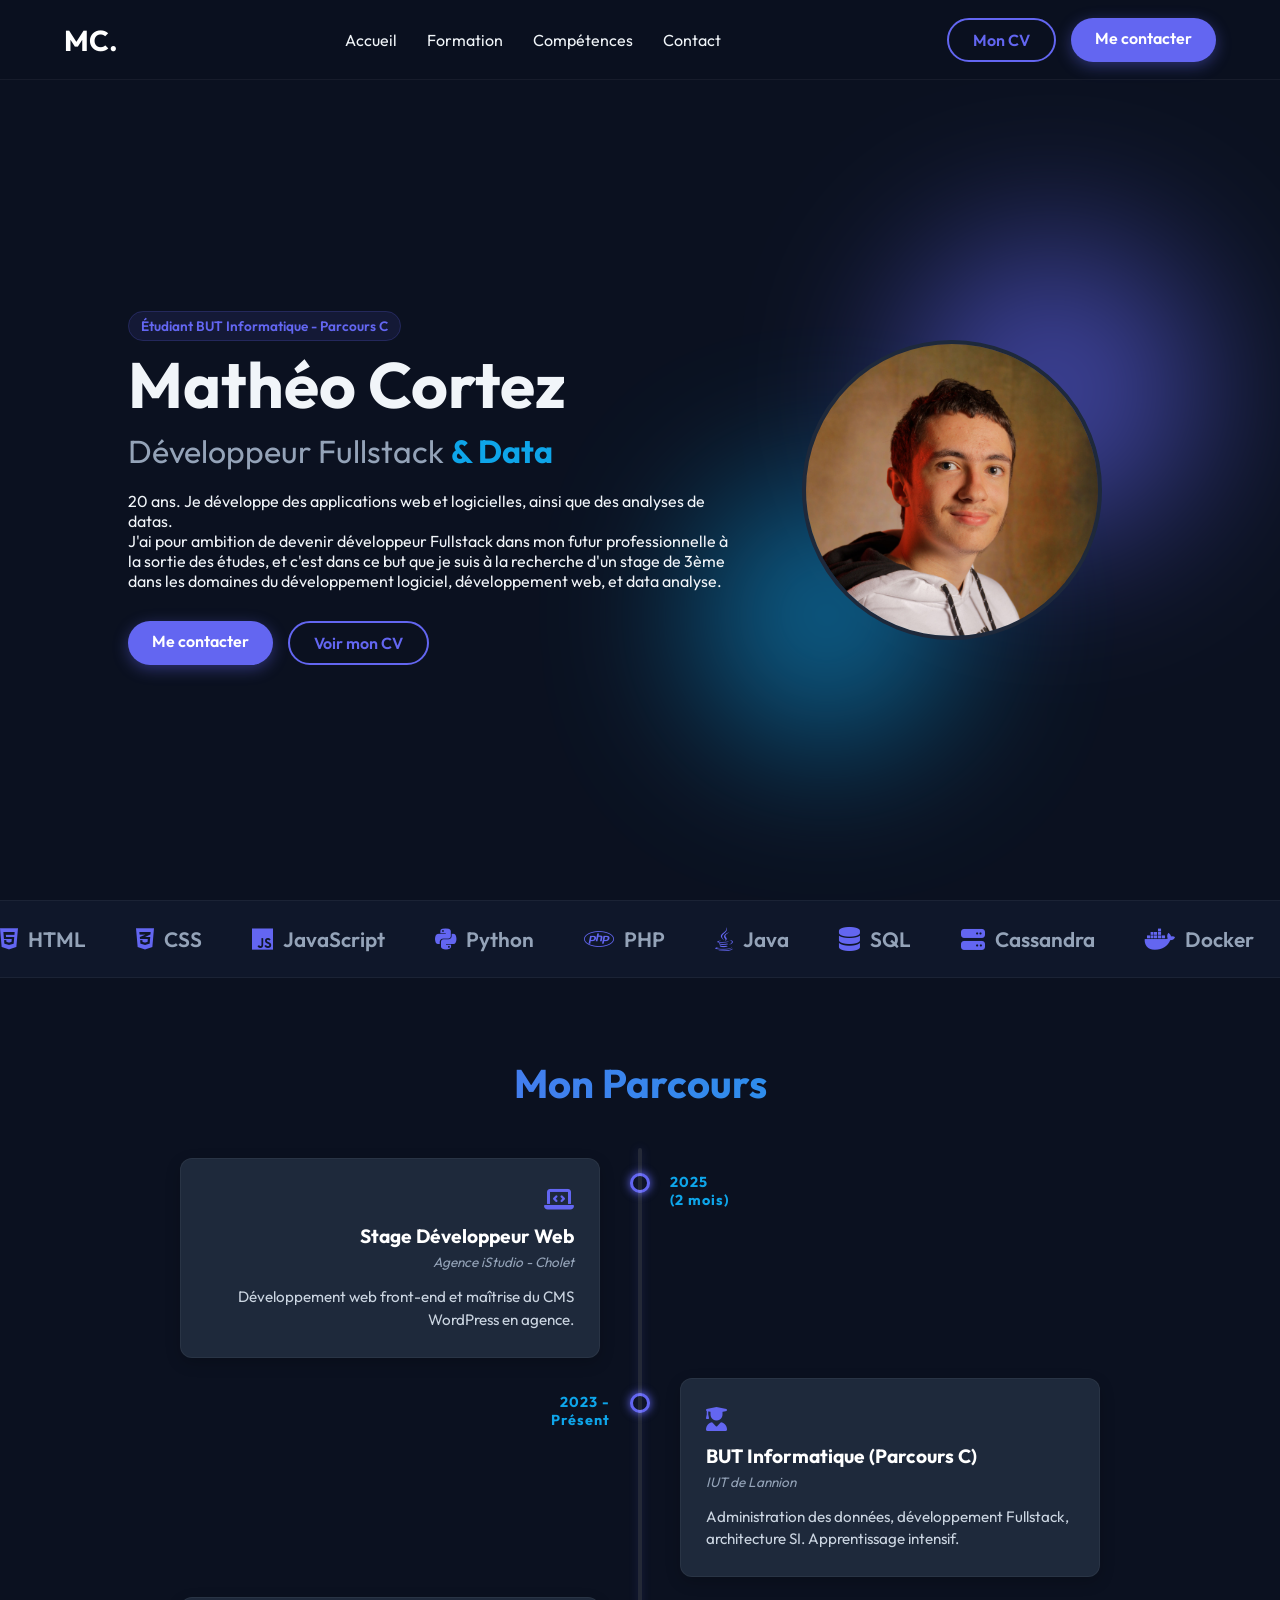
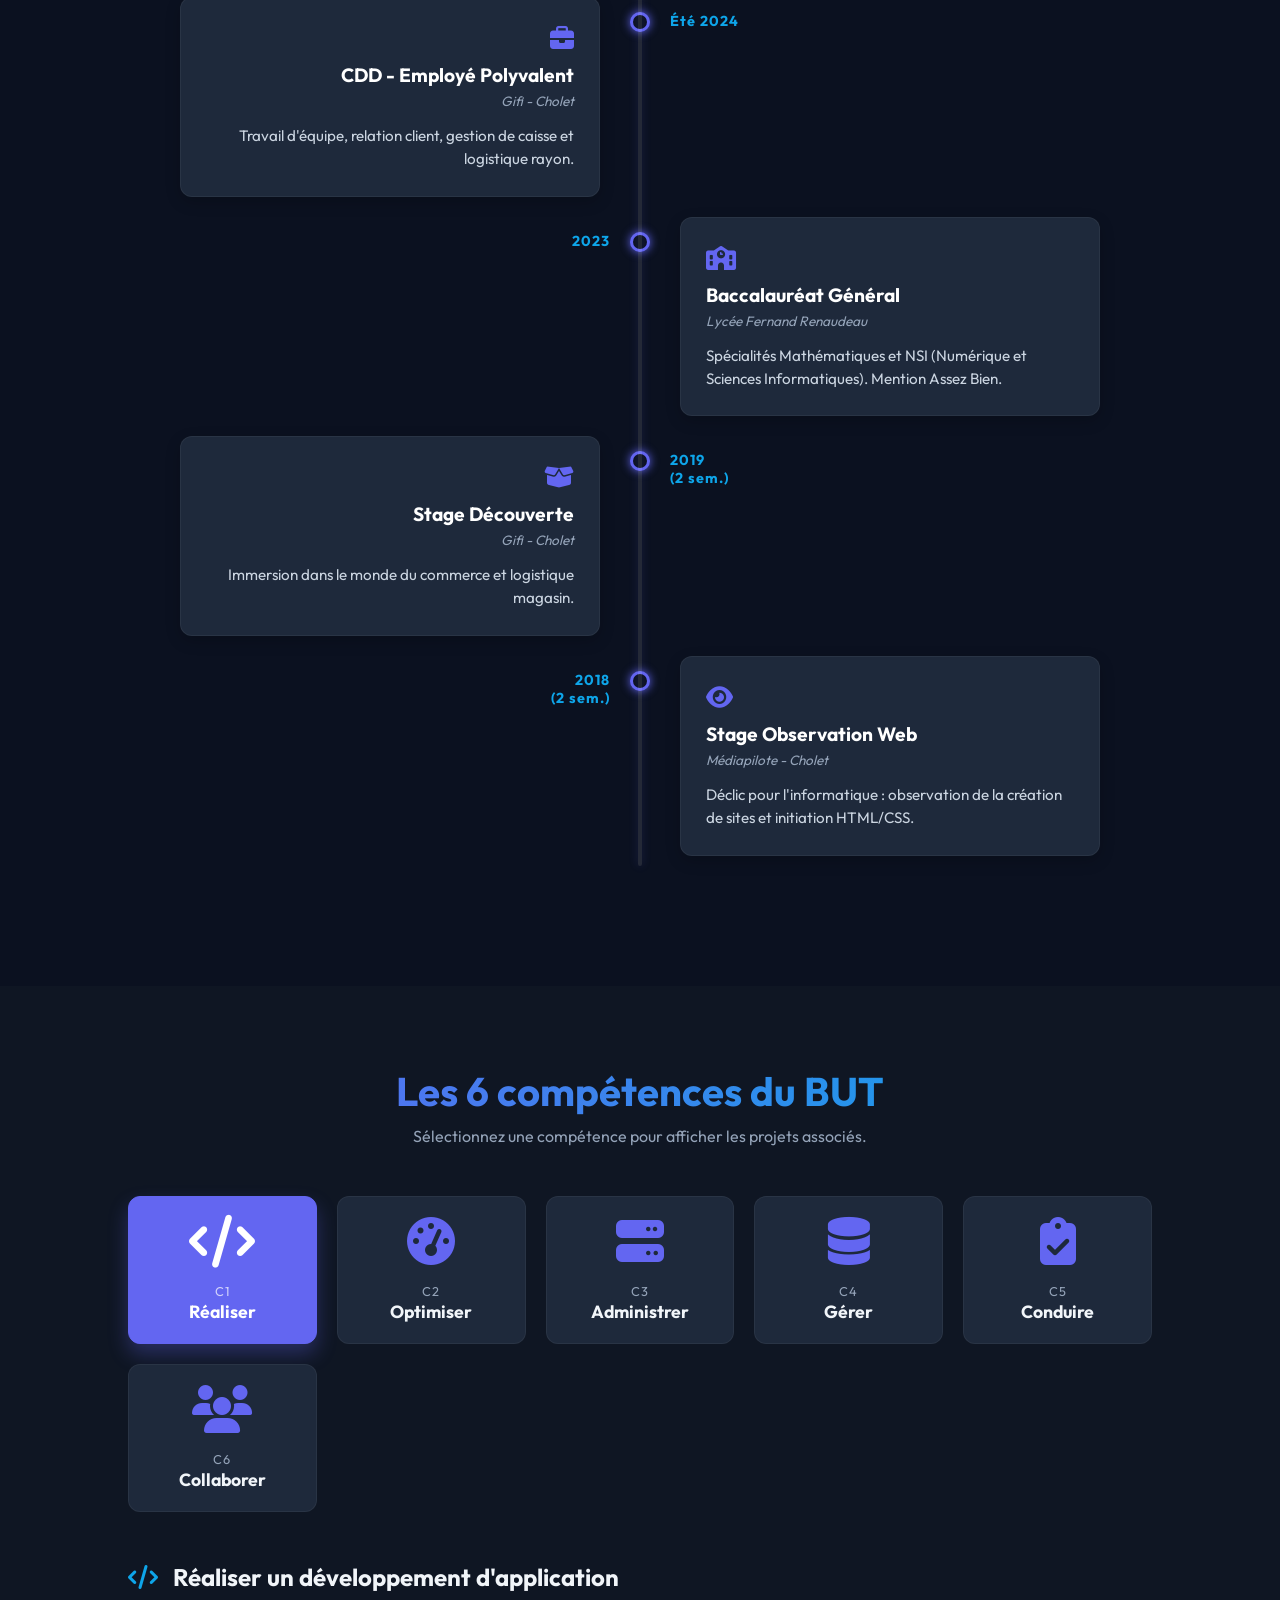
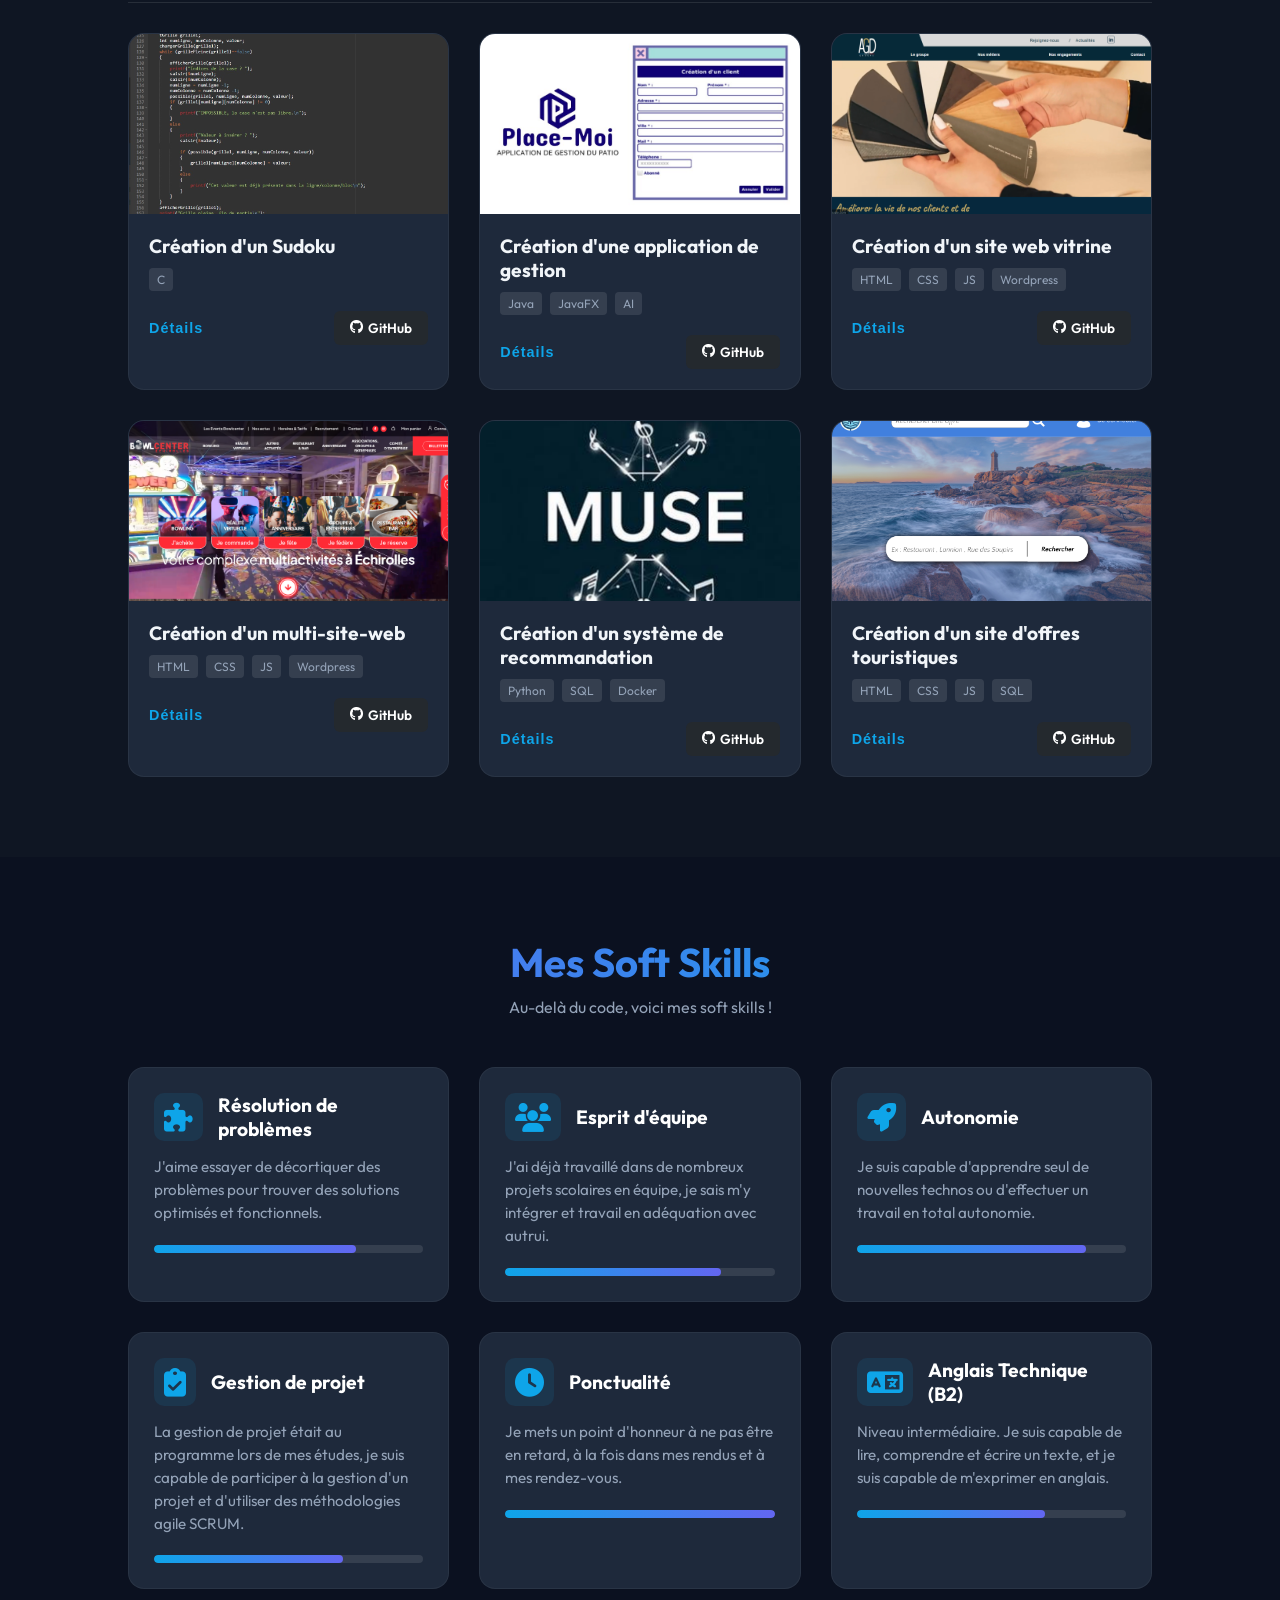
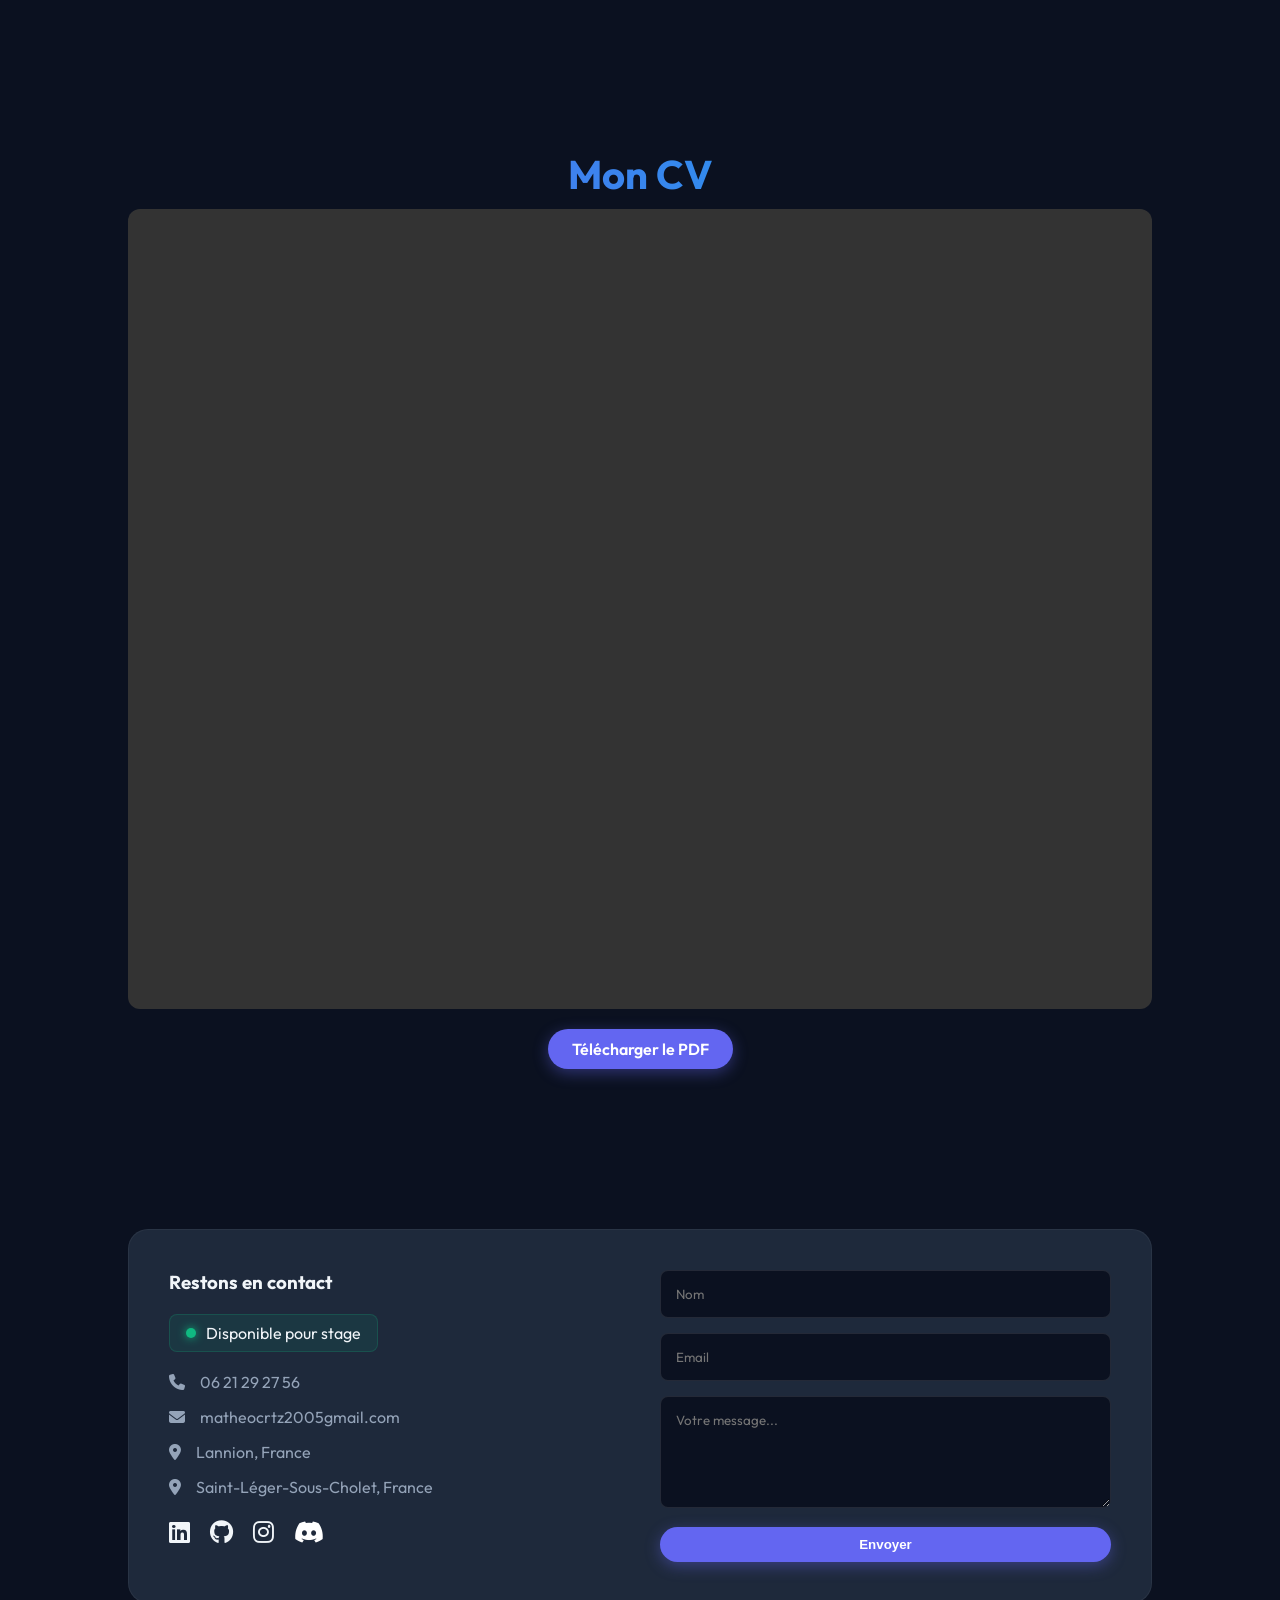
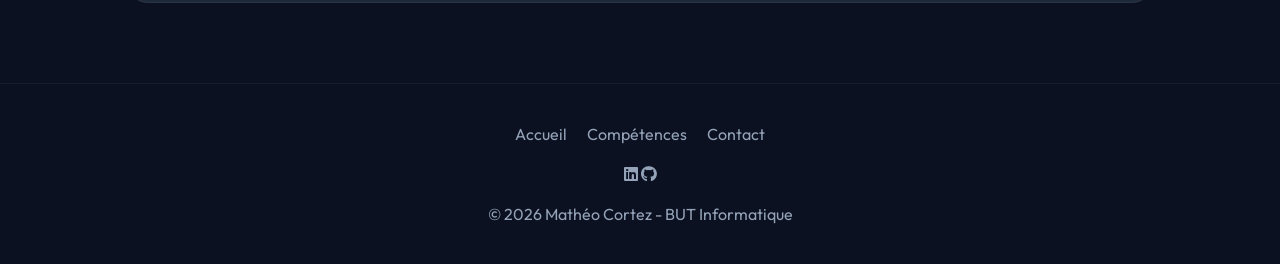
<file: index.html>
<!DOCTYPE html>
<html lang="fr">
<head>
    <meta charset="UTF-8">
    <meta name="viewport" content="width=device-width, initial-scale=1.0">
    <title>Mathéo Cortez | Portfolio Fullstack & Data</title>
    <link rel="stylesheet" href="https://cdnjs.cloudflare.com/ajax/libs/font-awesome/6.4.0/css/all.min.css">
    <link rel="stylesheet" href="style.css">
</head>
<body>

    <header class="navbar">
        <div class="logo">MC.</div>
        <nav>
            <a href="#accueil">Accueil</a>
            <a href="#formation">Formation</a>
            <a href="#competences">Compétences</a>
            <a href="#contact">Contact</a>
        </nav>
        <div class="header-actions">
            <a href="assets/CV_Cortez_Matheo.pdf" target="_blank" class="btn btn-outline">Mon CV</a>
            <a href="#contact" class="btn btn-primary">Me contacter</a>
        </div>
    </header>

    <section id="accueil" class="hero">
        <div class="hero-content">
            <span class="tag">Étudiant BUT Informatique - Parcours C</span>
            <h1>Mathéo Cortez</h1>
            <h2>Développeur Fullstack <span class="highlight">& Data</span></h2>
            <p>20 ans. Je développe des applications web et logicielles, ainsi que des analyses de datas.</p>
            <p>J'ai pour ambition de devenir développeur Fullstack dans mon futur professionnelle à la sortie des études, et c'est dans ce but 
                que je suis à la recherche d'un stage de 3ème dans les domaines du développement logiciel, développement web, et data analyse.</p>
            <div class="hero-btns">
                <a href="#contact" class="btn btn-primary">Me contacter</a>
                <a href="assets/CV_Cortez_Matheo.pdf" target="_blank" class="btn btn-outline">Voir mon CV</a>
            </div>
        </div>
        <div class="hero-visual">
            <div class="photo-container">
                <img src="assets/Photo.jpg" alt="Mathéo Cortez">
            </div>
            <div class="shape shape-1"></div>
            <div class="shape shape-2"></div>
        </div>
    </section>

    <div class="skills-marquee">
        <div class="track">
            
            <div class="content">
                <span><i class="fab fa-html5"></i> HTML</span>
                <span><i class="fab fa-css3-alt"></i> CSS</span>
                <span><i class="fab fa-js"></i> JavaScript</span>
                <span><i class="fab fa-python"></i> Python</span>
                <span><i class="fab fa-php"></i> PHP</span>
                <span><i class="fab fa-java"></i> Java</span>
                <span><i class="fas fa-database"></i> SQL</span>
                <span><i class="fas fa-server"></i> Cassandra</span>
                <span><i class="fab fa-docker"></i> Docker</span>
                <span><i class="fab fa-github"></i> GitHub</span>
                <span><i class="fab fa-figma"></i> Figma</span>
                <span><i class="fab fa-wordpress"></i> WordPress</span>
                
                <span><i class="fas fa-microchip"></i> C</span>
                <span><i class="fas fa-desktop"></i> JavaFX</span>
                <span><i class="fas fa-sync-alt"></i> Agile SCRUM</span>
                <span><i class="fas fa-project-diagram"></i> UML</span>
            </div>

            <div class="content">
                <span><i class="fab fa-html5"></i> HTML</span>
                <span><i class="fab fa-css3-alt"></i> CSS</span>
                <span><i class="fab fa-js"></i> JavaScript</span>
                <span><i class="fab fa-python"></i> Python</span>
                <span><i class="fab fa-php"></i> PHP</span>
                <span><i class="fab fa-java"></i> Java</span>
                <span><i class="fas fa-database"></i> SQL</span>
                <span><i class="fas fa-server"></i> Cassandra</span>
                <span><i class="fab fa-docker"></i> Docker</span>
                <span><i class="fab fa-github"></i> GitHub</span>
                <span><i class="fab fa-figma"></i> Figma</span>
                <span><i class="fab fa-wordpress"></i> WordPress</span>

                <span><i class="fas fa-microchip"></i> C</span>
                <span><i class="fas fa-desktop"></i> JavaFX</span>
                <span><i class="fas fa-sync-alt"></i> Agile SCRUM</span>
                <span><i class="fas fa-project-diagram"></i> UML</span>
            </div>

        </div>
    </div>

    <section id="formation">
        <h2 class="section-title">Mon Parcours</h2>
        <div class="timeline">
            
            <div class="timeline-item">
                <div class="timeline-dot"></div>
                <div class="timeline-date">2025 <br>(2 mois)</div>
                <div class="timeline-content">
                    <div class="icon-box"><i class="fas fa-laptop-code"></i></div>
                    <h3>Stage Développeur Web</h3>
                    <span class="place">Agence iStudio - Cholet</span>
                    <p>Développement web front-end et maîtrise du CMS WordPress en agence.</p>
                </div>
            </div>

            <div class="timeline-item">
                <div class="timeline-dot"></div>
                <div class="timeline-date">2023 - Présent</div>
                <div class="timeline-content">
                    <div class="icon-box"><i class="fas fa-user-graduate"></i></div>
                    <h3>BUT Informatique (Parcours C)</h3>
                    <span class="place">IUT de Lannion</span>
                    <p>Administration des données, développement Fullstack, architecture SI. Apprentissage intensif.</p>
                </div>
            </div>

            <div class="timeline-item">
                <div class="timeline-dot"></div>
                <div class="timeline-date">Été 2024</div>
                <div class="timeline-content">
                    <div class="icon-box"><i class="fas fa-briefcase"></i></div>
                    <h3>CDD - Employé Polyvalent</h3>
                    <span class="place">Gifi - Cholet</span>
                    <p>Travail d'équipe, relation client, gestion de caisse et logistique rayon.</p>
                </div>
            </div>

            <div class="timeline-item">
                <div class="timeline-dot"></div>
                <div class="timeline-date">2023</div>
                <div class="timeline-content">
                    <div class="icon-box"><i class="fas fa-school"></i></div>
                    <h3>Baccalauréat Général</h3>
                    <span class="place">Lycée Fernand Renaudeau</span>
                    <p>Spécialités Mathématiques et NSI (Numérique et Sciences Informatiques). Mention Assez Bien.</p>
                </div>
            </div>

            <div class="timeline-item">
                <div class="timeline-dot"></div>
                <div class="timeline-date">2019 <br>(2 sem.)</div>
                <div class="timeline-content">
                    <div class="icon-box"><i class="fas fa-box-open"></i></div>
                    <h3>Stage Découverte</h3>
                    <span class="place">Gifi - Cholet</span>
                    <p>Immersion dans le monde du commerce et logistique magasin.</p>
                </div>
            </div>

            <div class="timeline-item">
                <div class="timeline-dot"></div>
                <div class="timeline-date">2018 <br>(2 sem.)</div>
                <div class="timeline-content">
                    <div class="icon-box"><i class="fas fa-eye"></i></div>
                    <h3>Stage Observation Web</h3>
                    <span class="place">Médiapilote - Cholet</span>
                    <p>Déclic pour l'informatique : observation de la création de sites et initiation HTML/CSS.</p>
                </div>
            </div>

        </div>
    </section>

    <section id="competences">
        <h2 class="section-title">Les 6 compétences du BUT</h2>
        <p class="subtitle">Sélectionnez une compétence pour afficher les projets associés.</p>

        <div class="comp-menu">
            <div class="comp-btn active" data-target="realiser">
                <i class="fas fa-code comp-icon"></i>
                <div class="comp-info">
                    <span class="comp-id">C1</span>
                    <h3>Réaliser</h3>
                </div>
            </div>
            
            <div class="comp-btn" data-target="optimiser">
                <i class="fas fa-tachometer-alt comp-icon"></i>
                <div class="comp-info">
                    <span class="comp-id">C2</span>
                    <h3>Optimiser</h3>
                </div>
            </div>

            <div class="comp-btn" data-target="administrer">
                <i class="fas fa-server comp-icon"></i>
                <div class="comp-info">
                    <span class="comp-id">C3</span>
                    <h3>Administrer</h3>
                </div>
            </div>

            <div class="comp-btn" data-target="gerer">
                <i class="fas fa-database comp-icon"></i>
                <div class="comp-info">
                    <span class="comp-id">C4</span>
                    <h3>Gérer</h3>
                </div>
            </div>

            <div class="comp-btn" data-target="conduire">
                <i class="fas fa-clipboard-check comp-icon"></i>
                <div class="comp-info">
                    <span class="comp-id">C5</span>
                    <h3>Conduire</h3>
                </div>
            </div>

            <div class="comp-btn" data-target="collaborer">
                <i class="fas fa-users comp-icon"></i>
                <div class="comp-info">
                    <span class="comp-id">C6</span>
                    <h3>Collaborer</h3>
                </div>
            </div>
        </div>

        <div class="projects-container">
            
            <div id="realiser" class="projects-list active">
                <div class="list-header">
                    <h3><i class="fas fa-code"></i> Réaliser un développement d'application</h3>
                </div>
                <div class="projects-grid">
                    <article class="project-card">
                        <div class="card-img" style="background-image: url('assets/sae101.jpg')"></div>
                        <div class="card-body">
                            <h4>Création d'un Sudoku</h4>
                            <div class="tags">
                                <span>C</span>
                            </div>
                            <div class="card-actions">
                                <button class="btn-detail" onclick="openModal('proj1')">Détails</button>
                                <a href="https://github.com/Matheo-Cortez/SAE1.01" target="_blank" class="btn-link github"><i class="fab fa-github"></i> GitHub</a>
                            </div>
                        </div>
                    </article>
                    <article class="project-card">
                        <div class="card-img" style="background-image: url('assets/sae201.jpg')"></div>
                        <div class="card-body">
                            <h4>Création d'une application de gestion</h4>
                            <div class="tags">
                                <span>Java</span><span>JavaFX</span><span>AI</span>
                            </div>
                            <div class="card-actions">
                                <button class="btn-detail" onclick="openModal('proj2')">Détails</button>
                                <a href="https://github.com/Matheo-Cortez/SAE2.01" target="_blank" class="btn-link github"><i class="fab fa-github"></i> GitHub</a>
                            </div>
                        </div>
                    </article>
                    <article class="project-card">
                        <div class="card-img" style="background-image: url('assets/agd.png')"></div>
                        <div class="card-body">
                            <h4>Création d'un site web vitrine</h4>
                            <div class="tags">
                                <span>HTML</span><span>CSS</span><span>JS</span><span>Wordpress</span>
                            </div>
                            <div class="card-actions">
                                <button class="btn-detail" onclick="openModal('proj13')">Détails</button>
                                <a href="https://agdgroupe.com/" target="_blank" class="btn-link github"><i class="fab fa-github"></i> GitHub</a>
                            </div>
                        </div>
                    </article>
                    <article class="project-card">
                        <div class="card-img" style="background-image: url('assets/bowlcenter.png')"></div>
                        <div class="card-body">
                            <h4>Création d'un multi-site-web</h4>
                            <div class="tags">
                                <span>HTML</span><span>CSS</span><span>JS</span><span>Wordpress</span>
                            </div>
                            <div class="card-actions">
                                <button class="btn-detail" onclick="openModal('proj14')">Détails</button>
                                <a href="https://echirolles.bowlcenter.fr/" target="_blank" class="btn-link github"><i class="fab fa-github"></i> GitHub</a>
                            </div>
                        </div>
                    </article>
                    <article class="project-card">
                        <div class="card-img" style="background-image: url('assets/muse.png')"></div>
                        <div class="card-body">
                            <h4>Création d'un système de recommandation</h4>
                            <div class="tags">
                                <span>Python</span><span>SQL</span><span>Docker</span>
                            </div>
                            <div class="card-actions">
                                <button class="btn-detail" onclick="openModal('proj16')">Détails</button>
                                <a href="https://github.com/orgs/IUT-InTheEnd/repositories" target="_blank" class="btn-link github"><i class="fab fa-github"></i> GitHub</a>
                            </div>
                        </div>
                    </article>
                    <article class="project-card">
                        <div class="card-img" style="background-image: url('assets/pact.png')"></div>
                        <div class="card-body">
                            <h4>Création d'un site d'offres touristiques</h4>
                            <div class="tags">
                                <span>HTML</span><span>CSS</span><span>JS</span><span>SQL</span>
                            </div>
                            <div class="card-actions">
                                <button class="btn-detail" onclick="openModal('proj17')">Détails</button>
                                <a href="https://github.com/Noatarty/SAE_Ben7" target="_blank" class="btn-link github"><i class="fab fa-github"></i> GitHub</a>
                            </div>
                        </div>
                    </article>
                </div>
            </div>

            <div id="optimiser" class="projects-list">
                <div class="list-header">
                    <h3><i class="fas fa-tachometer-alt"></i> Optimiser des applications informatiques</h3>
                </div>
                <div class="projects-grid">
                    <article class="project-card">
                        <div class="card-img" style="background-image: url('assets/sae102.jpg')"></div>
                        <div class="card-body">
                            <h4>Création d'un résolveur de Sudoku</h4>
                            <div class="tags">
                                <span>C</span>
                            </div>
                            <div class="card-actions">
                                <button class="btn-detail" onclick="openModal('proj3')">Détails</button>
                                <a href="https://github.com/Matheo-Cortez/SAE1.02" target="_blank" class="btn-link github"><i class="fab fa-github"></i> GitHub</a>
                            </div>
                        </div>
                    </article>
                    <article class="project-card">
                        <div class="card-img" style="background-image: url('assets/sae202.jpg')"></div>
                        <div class="card-body">
                            <h4>Postier chinois</h4>
                            <div class="tags">
                                <span>Python</span>
                            </div>
                            <div class="card-actions">
                                <button class="btn-detail" onclick="openModal('proj4')">Détails</button>
                                <a href="https://github.com/Matheo-Cortez/SAE2.02" target="_blank" class="btn-link github"><i class="fab fa-github"></i> GitHub</a>
                            </div>
                        </div>
                    </article>
                    <article class="project-card">
                        <div class="card-img" style="background-image: url('assets/devis.png')"></div>
                        <div class="card-body">
                            <h4>Générateur de devis</h4>
                            <div class="tags">
                                <span>JS</span>
                            </div>
                            <div class="card-actions">
                                <button class="btn-detail" onclick="openModal('proj15')">Détails</button>
                                <a href="#" target="_blank" class="btn-link github"><i class="fab fa-github"></i> GitHub</a>
                            </div>
                        </div>
                    </article>
                    <article class="project-card">
                        <div class="card-img" style="background-image: url('assets/muse.png')"></div>
                        <div class="card-body">
                            <h4>Création d'un système de recommandation</h4>
                            <div class="tags">
                                <span>Python</span><span>SQL</span><span>Docker</span>
                            </div>
                            <div class="card-actions">
                                <button class="btn-detail" onclick="openModal('proj16')">Détails</button>
                                <a href="https://github.com/orgs/IUT-InTheEnd/repositories" target="_blank" class="btn-link github"><i class="fab fa-github"></i> GitHub</a>
                            </div>
                        </div>
                    </article>
                </div>
            </div>

            <div id="administrer" class="projects-list">
                <div class="list-header">
                    <h3><i class="fas fa-server"></i> Administrer des systèmes informatiques communicants complexes</h3>
                </div>
                <div class="projects-grid">
                    <article class="project-card">
                        <div class="card-img" style="background-image: url('assets/sae103.jpg')"></div>
                        <div class="card-body">
                            <h4>Installation d'un poste de développement</h4>
                            <div class="tags">
                                <span>PHP</span><span>Bash</span><span>Docker</span>
                            </div>
                            <div class="card-actions">
                                <button class="btn-detail" onclick="openModal('proj5')">Détails</button>
                                <a href="https://github.com/Matheo-Cortez/SAE1.03" target="_blank" class="btn-link github"><i class="fab fa-github"></i> GitHub</a>
                            </div>
                        </div>
                    </article>
                    <article class="project-card">
                        <div class="card-img" style="background-image: url('assets/sae203.jpg')"></div>
                        <div class="card-body">
                            <h4>Installation de services réseaux</h4>
                            <div class="tags">
                                <span>Apache</span><span>SQL</span><span>PHP</span>
                            </div>
                            <div class="card-actions">
                                <button class="btn-detail" onclick="openModal('proj6')">Détails</button>
                                <a href="https://github.com/Matheo-Cortez/SAE2.03" target="_blank" class="btn-link github"><i class="fab fa-github"></i> GitHub</a>
                            </div>
                        </div>
                    </article>
                    <article class="project-card">
                        <div class="card-img" style="background-image: url('assets/muse.png')"></div>
                        <div class="card-body">
                            <h4>Création d'un système de recommandation</h4>
                            <div class="tags">
                                <span>Python</span><span>SQL</span><span>Docker</span>
                            </div>
                            <div class="card-actions">
                                <button class="btn-detail" onclick="openModal('proj16')">Détails</button>
                                <a href="https://github.com/orgs/IUT-InTheEnd/repositories" target="_blank" class="btn-link github"><i class="fab fa-github"></i> GitHub</a>
                            </div>
                        </div>
                    </article>
                </div>
            </div>

            <div id="gerer" class="projects-list">
                <div class="list-header">
                    <h3><i class="fas fa-database"></i> Gérer des données de l'information</h3>
                </div>
                <div class="projects-grid">
                    <article class="project-card">
                        <div class="card-img" style="background-image: url('assets/sae104.jpg')"></div>
                        <div class="card-body">
                            <h4>Création d'une base de données</h4>
                            <div class="tags">
                                <span>SQL</span><span>UML</span>
                            </div>
                            <div class="card-actions">
                                <button class="btn-detail" onclick="openModal('proj7')">Détails</button>
                                <a href="https://github.com/Matheo-Cortez/SAE1.04" target="_blank" class="btn-link github"><i class="fab fa-github"></i> GitHub</a>
                            </div>
                        </div>
                    </article>
                    <article class="project-card">
                        <div class="card-img" style="background-image: url('assets/sae204.jpg')"></div>
                        <div class="card-body">
                            <h4>Implémentation d'une base de donnée</h4>
                            <div class="tags">
                                <span>SQL</span><span>UML</span>
                            </div>
                            <div class="card-actions">
                                <button class="btn-detail" onclick="openModal('proj8')">Détails</button>
                                <a href="https://github.com/Matheo-Cortez/SAE2.04" target="_blank" class="btn-link github"><i class="fab fa-github"></i> GitHub</a>
                            </div>
                        </div>
                    </article>
                    <article class="project-card">
                        <div class="card-img" style="background-image: url('assets/muse.png')"></div>
                        <div class="card-body">
                            <h4>Création d'un système de recommandation</h4>
                            <div class="tags">
                                <span>Python</span><span>SQL</span><span>Docker</span>
                            </div>
                            <div class="card-actions">
                                <button class="btn-detail" onclick="openModal('proj16')">Détails</button>
                                <a href="https://github.com/orgs/IUT-InTheEnd/repositories" target="_blank" class="btn-link github"><i class="fab fa-github"></i> GitHub</a>
                            </div>
                        </div>
                    </article>
                    <article class="project-card">
                        <div class="card-img" style="background-image: url('assets/pact.png')"></div>
                        <div class="card-body">
                            <h4>Création d'un site d'offres touristiques</h4>
                            <div class="tags">
                                <span>HTML</span><span>CSS</span><span>JS</span><span>SQL</span>
                            </div>
                            <div class="card-actions">
                                <button class="btn-detail" onclick="openModal('proj17')">Détails</button>
                                <a href="https://github.com/Noatarty/SAE_Ben7" target="_blank" class="btn-link github"><i class="fab fa-github"></i> GitHub</a>
                            </div>
                        </div>
                    </article>
                    <article class="project-card">
                        <div class="card-img" style="background-image: url('assets/predictor.png')"></div>
                        <div class="card-body">
                            <h4>Anime Predictor</h4>
                            <div class="tags">
                                <span>Python</span><span>CSV</span>
                            </div>
                            <div class="card-actions">
                                <button class="btn-detail" onclick="openModal('proj18')">Détails</button>
                                <a href="https://github.com/mdekerga/Anime" target="_blank" class="btn-link github"><i class="fab fa-github"></i> GitHub</a>
                            </div>
                        </div>
                    </article>
                </div>
            </div>

            <div id="conduire" class="projects-list">
                <div class="list-header">
                    <h3><i class="fas fa-clipboard-check"></i> Conduite de projet</h3>
                </div>
                <div class="projects-grid">
                    <article class="project-card">
                        <div class="card-img" style="background-image: url('assets/sae105.jpg')"></div>
                        <div class="card-body">
                            <h4>Création d'un site de streaming</h4>
                            <div class="tags">
                                <span>HTML</span><span>CSS</span><span>JS</span>
                            </div>
                            <div class="card-actions">
                                <button class="btn-detail" onclick="openModal('proj9')">Détails</button>
                                <a href="https://github.com/Matheo-Cortez/SAE1.05" target="_blank" class="btn-link github"><i class="fab fa-github"></i> GitHub</a>
                            </div>
                        </div>
                    </article>
                    <article class="project-card">
                        <div class="card-img" style="background-image: url('assets/sae205.jpg')"></div>
                        <div class="card-body">
                            <h4>Gestion d'un projet</h4>
                            <div class="tags">
                                <span>SCRUM</span>
                            </div>
                            <div class="card-actions">
                                <button class="btn-detail" onclick="openModal('proj10')">Détails</button>
                                <a href="https://github.com/Matheo-Cortez/SAE2.05" target="_blank" class="btn-link github"><i class="fab fa-github"></i> GitHub</a>
                            </div>
                        </div>
                    </article>
                    <article class="project-card">
                        <div class="card-img" style="background-image: url('assets/muse.png')"></div>
                        <div class="card-body">
                            <h4>Création d'un système de recommandation</h4>
                            <div class="tags">
                                <span>Python</span><span>SQL</span><span>Docker</span>
                            </div>
                            <div class="card-actions">
                                <button class="btn-detail" onclick="openModal('proj16')">Détails</button>
                                <a href="https://github.com/orgs/IUT-InTheEnd/repositories" target="_blank" class="btn-link github"><i class="fab fa-github"></i> GitHub</a>
                            </div>
                        </div>
                    </article>
                    <article class="project-card">
                        <div class="card-img" style="background-image: url('assets/pact.png')"></div>
                        <div class="card-body">
                            <h4>Création d'un site d'offres touristiques</h4>
                            <div class="tags">
                                <span>HTML</span><span>CSS</span><span>JS</span><span>SQL</span>
                            </div>
                            <div class="card-actions">
                                <button class="btn-detail" onclick="openModal('proj17')">Détails</button>
                                <a href="https://github.com/Noatarty/SAE_Ben7" target="_blank" class="btn-link github"><i class="fab fa-github"></i> GitHub</a>
                            </div>
                        </div>
                    </article>
                </div>
            </div>

            <div id="collaborer" class="projects-list">
                <div class="list-header">
                    <h3><i class="fas fa-users"></i> Travailler dans une équipe informatique</h3>
                </div>
                <div class="projects-grid">
                    <article class="project-card">
                        <div class="card-img" style="background-image: url('assets/sae106.jpg')"></div>
                        <div class="card-body">
                            <h4>Environnement économique d'une entreprise</h4>
                            <div class="tags">
                                
                            </div>
                            <div class="card-actions">
                                <button class="btn-detail" onclick="openModal('proj11')">Détails</button>
                                <a href="https://github.com/Matheo-Cortez/SAE1.06" target="_blank" class="btn-link github"><i class="fab fa-github"></i> GitHub</a>
                            </div>
                        </div>
                    </article>
                    <article class="project-card">
                        <div class="card-img" style="background-image: url('assets/sae206.jpg')"></div>
                        <div class="card-body">
                            <h4>Organisation d'un événement de team building</h4>
                            <div class="tags">
                            
                            </div>
                            <div class="card-actions">
                                <button class="btn-detail" onclick="openModal('proj12')">Détails</button>
                                <a href="https://github.com/Matheo-Cortez/SAE2.06" target="_blank" class="btn-link github"><i class="fab fa-github"></i> GitHub</a>
                            </div>
                        </div>
                    </article>
                    <article class="project-card">
                        <div class="card-img" style="background-image: url('assets/pact.png')"></div>
                        <div class="card-body">
                            <h4>Création d'un site d'offres touristiques</h4>
                            <div class="tags">
                                <span>HTML</span><span>CSS</span><span>JS</span><span>SQL</span>
                            </div>
                            <div class="card-actions">
                                <button class="btn-detail" onclick="openModal('proj17')">Détails</button>
                                <a href="https://github.com/Noatarty/SAE_Ben7" target="_blank" class="btn-link github"><i class="fab fa-github"></i> GitHub</a>
                            </div>
                        </div>
                    </article>
                    <article class="project-card">
                        <div class="card-img" style="background-image: url('assets/muse.png')"></div>
                        <div class="card-body">
                            <h4>Création d'un système de recommandation</h4>
                            <div class="tags">
                                <span>Python</span><span>SQL</span><span>Docker</span>
                            </div>
                            <div class="card-actions">
                                <button class="btn-detail" onclick="openModal('proj16')">Détails</button>
                                <a href="https://github.com/orgs/IUT-InTheEnd/repositories" target="_blank" class="btn-link github"><i class="fab fa-github"></i> GitHub</a>
                            </div>
                        </div>
                    </article>
                </div>
            </div>
        </div>
    </section>
    <section id="atouts" class="soft-skills-section">
        <h2 class="section-title">Mes Soft Skills</h2>
        <p class="subtitle">Au-delà du code, voici mes soft skills !</p>

        <div class="skills-grid">
            
            <div class="skill-box">
                <div class="skill-header">
                    <i class="fas fa-puzzle-piece"></i>
                    <h3>Résolution de problèmes</h3>
                </div>
                <p>J'aime essayer de décortiquer des problèmes pour trouver des solutions optimisés et fonctionnels.</p>
                <div class="skill-bar-container">
                    <div class="skill-bar" style="width: 75%"></div>
                </div>
            </div>

            <div class="skill-box">
                <div class="skill-header">
                    <i class="fas fa-users"></i>
                    <h3>Esprit d'équipe</h3>
                </div>
                <p>J'ai déjà travaillé dans de nombreux projets scolaires en équipe, je sais m'y intégrer et travail en adéquation avec autrui.</p>
                <div class="skill-bar-container">
                    <div class="skill-bar" style="width: 80%"></div>
                </div>
            </div>

            <div class="skill-box">
                <div class="skill-header">
                    <i class="fas fa-rocket"></i>
                    <h3>Autonomie</h3>
                </div>
                <p>Je suis capable d'apprendre seul de nouvelles technos ou d'effectuer un travail en total autonomie.</p>
                <div class="skill-bar-container">
                    <div class="skill-bar" style="width: 85%"></div>
                </div>
            </div>

            <div class="skill-box">
                <div class="skill-header">
                    <i class="fas fa-clipboard-check"></i>
                    <h3>Gestion de projet</h3>
                </div>
                <p>La gestion de projet était au programme lors de mes études, je suis capable de participer à la gestion d'un projet et d'utiliser des méthodologies agile SCRUM.</p>
                <div class="skill-bar-container">
                    <div class="skill-bar" style="width: 70%"></div>
                </div>
            </div>

            <div class="skill-box">
                <div class="skill-header">
                    <i class="fas fa-clock"></i>
                    <h3>Ponctualité</h3>
                </div>
                <p>Je mets un point d'honneur à ne pas être en retard, à la fois dans mes rendus et à mes rendez-vous.</p>
                <div class="skill-bar-container">
                    <div class="skill-bar" style="width: 100%"></div>
                </div>
            </div>

            <div class="skill-box">
                <div class="skill-header">
                    <i class="fas fa-language"></i>
                    <h3>Anglais Technique (B2)</h3>
                </div>
                <p>Niveau intermédiaire. Je suis capable de lire, comprendre et écrire un texte, et je suis capable de m'exprimer en anglais.</p>
                <div class="skill-bar-container">
                    <div class="skill-bar" style="width: 70%"></div>
                </div>
            </div>

        </div>
    </section>

    <section id="cv-embed">
        <h2 class="section-title">Mon CV</h2>
        <div class="iframe-container">
            <iframe src="assets/CV_Cortez_Matheo.pdf" title="CV Mathéo Cortez"></iframe>
        </div>
        <div class="cv-fallback">
            <a href="assets/CV_Cortez_Matheo.pdf" target="_blank" class="btn btn-primary">Télécharger le PDF</a>
        </div>
    </section>

    <section id="contact">
        <div class="contact-container">
            <div class="contact-info">
                <h3>Restons en contact</h3>
                <div class="status-box">
                    <span class="status-indicator available"></span>
                    <span class="status-text">Disponible pour stage</span>
                </div>
                <ul>
                    <li><i class="fas fa-phone"></i> 06 21 29 27 56</li>
                    <li><i class="fas fa-envelope"></i> matheocrtz2005gmail.com</li>
                    <li><i class="fas fa-map-marker-alt"></i> Lannion, France</li>
                    <li><i class="fas fa-map-marker-alt"></i> Saint-Léger-Sous-Cholet, France</li>
                </ul>
                <div class="socials">
                    <a href="https://www.linkedin.com/in/mathéo-cortez/"><i class="fab fa-linkedin"></i></a>
                    <a href="https://github.com/Matheo-Cortez"><i class="fab fa-github"></i></a>
                    <a href="https://www.instagram.com/mathou.ctz/?hl=fr"><i class="fab fa-instagram"></i></a>
                    <div class="discord-badge">
                        <i class="fab fa-discord"></i>
                        <span class="discord-tag">locomotivexpress</span>
                    </div>
                </div>
            </div>
            <form action="https://formsubmit.co/matheocrtz2005@gmail.com" method="POST" class="contact-form">
    
                <input type="hidden" name="_captcha" value="false">
                <input type="hidden" name="_next" value="http://ton-site-internet.com/#contact">
                <input type="hidden" name="_subject" value="Nouveau contact depuis le Portfolio !">

                <input type="text" name="nom" placeholder="Nom" required>
                <input type="email" name="email" placeholder="Email" required>
                <textarea name="message" placeholder="Votre message..." rows="5" required></textarea>
                
                <button type="submit" class="btn btn-primary">Envoyer</button>
            </form>
        </div>
    </section>

    <footer>
        <div class="footer-content">
            <div class="footer-nav">
                <a href="#accueil">Accueil</a>
                <a href="#competences">Compétences</a>
                <a href="#contact">Contact</a>
            </div>
            <div class="footer-socials">
                <a href="https://www.linkedin.com/in/mathéo-cortez/"><i class="fab fa-linkedin"></i></a>
                <a href="https://github.com/Matheo-Corte"><i class="fab fa-github"></i></a>
            </div>
            <p>&copy; 2026 Mathéo Cortez - BUT Informatique</p>
        </div>
    </footer>

    <div id="modal-overlay" class="modal-overlay">
        <div class="modal">
            <button class="close-modal">&times;</button>
            <div id="modal-content">
                </div>
        </div>
    </div>

    <script src="script.js"></script>
</body>
</html>
</file>
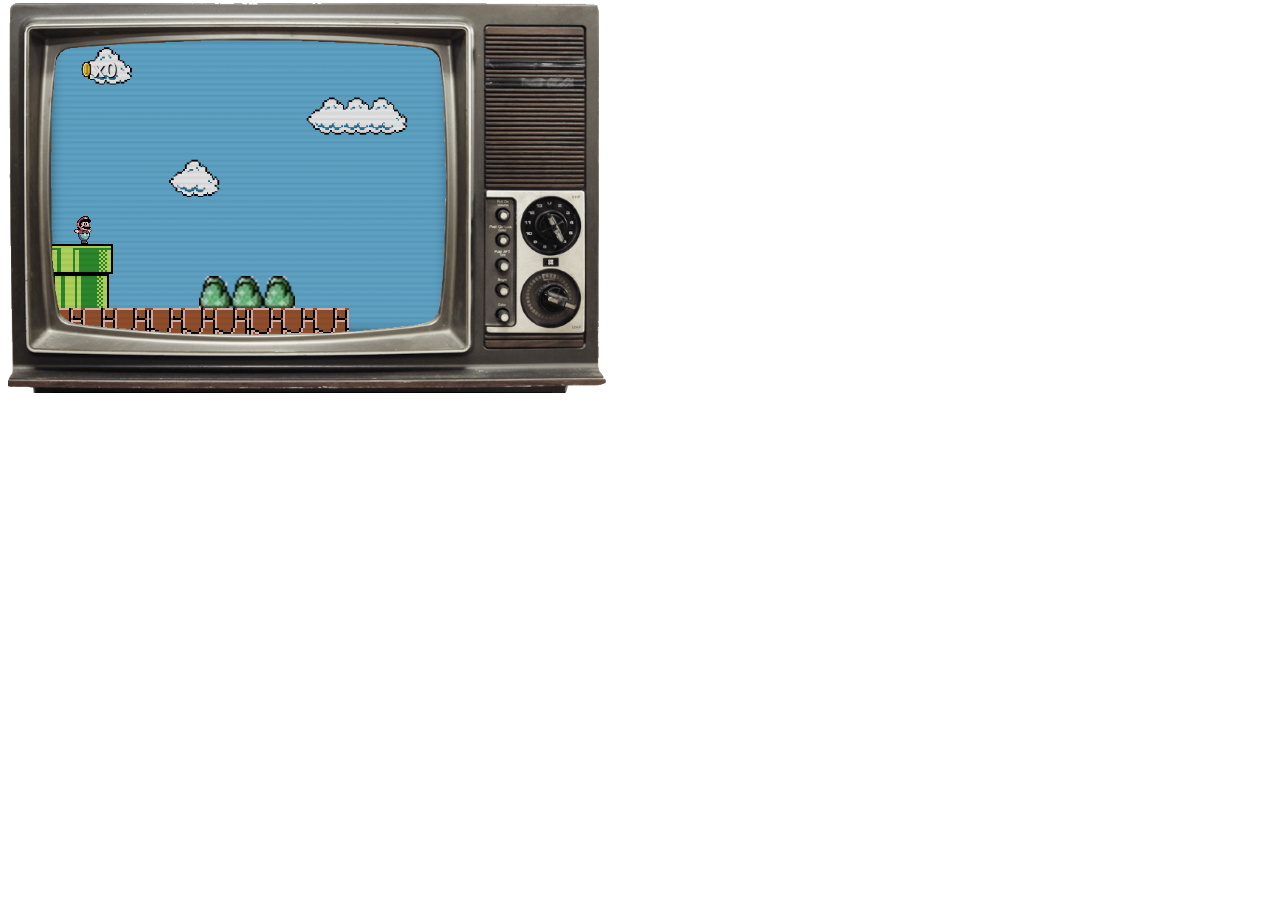
<file: mario/index.html>
﻿<!DOCTYPE html>
<html xml:lang="en" lang="en" xmlns="http://www.w3.org/1999/xhtml">
<head>
    <title>Mario game written in HTML.</title>
    <meta http-equiv="Content-Type" content="text/html; charset=utf-8" />
    <meta http-equiv="cache-control" content="max-age=0" />
    <meta http-equiv="cache-control" content="no-cache" />
    <meta http-equiv="expires" content="0" />
    <meta http-equiv="expires" content="Tue, 01 Jan 1980 1:00:00 GMT" />
    <meta http-equiv="pragma" content="no-cache" />
    <meta name="viewport" content="width=device-width, initial-scale=1.0">
    <script type="application/javascript" src="jquery-3.5.1.min.js"></script>
    <style type="text/css">
        html, html > body {
            margin: 0;
            padding: 1em;
            font-family:Arial;
        }

        *:not(a) {
            -moz-user-select: -moz-none;
            -webkit-user-select: none;
            -ms-user-select: none;
            user-select: none;
        }

        img {
            pointer-events: none;
        }

        .mario_big, .mario_small {
            position: absolute;
            left: 25px;
            top: 178px;
            z-index: 1000;
        }

        .mario_warping {
            z-index: unset;
        }

        .mario_big {
            width: 25px;
        }

        #stage {
            position: relative;
            height: 300px;
            width: 400px;
            margin: 0;
            background-color: #40bfff;
            background-size: contain;
            background-repeat: repeat-x;
            overflow: hidden;
            animation: bg_ani_1 20s infinite linear, bg_ani_2 2s infinite alternate;
            border: 1px solid #000;
            border-radius: 1em;
            margin-left: 1em;
            margin-top: 0.3em;
            box-shadow: inset 0px -5px 14px 0px rgba(0, 0, 0, 0.55);
            filter: saturate(0.6);
        }
        .tv {
            background-repeat: no-repeat;
            height: 410px;
            width: 600px;
            z-index: 99999999999;
            position: absolute;
            content: '';
            background-image: url(tv.png);
            border-radius: 1em;
            background-size: contain;
            top: 0;
            left: 8px;
        }
        .scanlines {
            height: 310px;
            width: 440px;
            z-index: 999999999;
            position: absolute;
            opacity: 0.4;
            background-image: url(scanlines.png);
            background-size: contain;
        }
        .info {
            padding: 2em !IMPORTANT;
            display:none;
        }

        #stats_pane {
            position: absolute;
            left: 3.5em;
            top: 2.5em;
            padding: 5px;
            font-size: 16pt;
            color: white;
            font-weight: bold;
            font-family: Arial;
            background-color: transparent;
            z-index: 200;
            text-shadow: 1px 1px 1px #000;
        }

            #stats_pane img {
                height: 0.7em;
            }

        .description {
            font-family: Arial;
            font-size: 9pt;
        }

        .points {
            color: white;
            font-size: 12pt;
            font-weight: bold;
            position: absolute;
        }

        #debug {
            border: 1px dashed blue;
            position: relative;
            width: 300px;
            height: 6em;
            overflow: hidden;
        }

        .share {
            position:absolute;
            top:410px;  
        }

        .sprite {
            display: none;
        }

        .hide {
            display: none;
        }

        @keyframes bg_ani_1 {
            from {
                background-position-x: 0;
                background-position-y: 0;
            }

            to {
                background-position-x: -400px;
                background-position-y: 5px;
            }
        }

        @keyframes bg_ani_2 {
            from {
                background-position-y: 0;
            }

            to {
                background-position-y: 5px;
            }
        }
    </style>
    <script type="text/javascript" src="gameengine.js"></script>
</head>
<body>

    <div class="tv"></div>
    <div class="scanlines"></div>
    <div id="stats_pane">
        <img id="stats_pane_coin" />x<span id="coin_counter">0</span>
    </div>
    <div id="stage">
        <img id="sprite" class="mario_small" />
        <input type="hidden" id="clouds" class="sprite" value="clouds.gif" />
        <input type="hidden" id="running_left" class="sprite" value="running_left.gif" />
        <input type="hidden" id="running_right" class="sprite" value="running_right.gif" />
        <input type="hidden" id="jumping_left" class="sprite" value="running_left.gif" />
        <input type="hidden" id="jumping_right" class="sprite" value="running_right.gif" />
        <input type="hidden" id="standing_left" class="sprite" value="standing_left.gif" />
        <input type="hidden" id="standing_right" class="sprite" value="standing_right.gif" />
        <input type="hidden" id="ground_brick" class="sprite" value="ground_brick.png" />
        <input type="hidden" id="ground_pipe" class="sprite" value="ground_pipe.gif" />
        <input type="hidden" id="question_block" class="sprite" value="question_block.gif" />
        <input type="hidden" id="block_brick" class="sprite" value="block_brick.gif" />
        <input type="hidden" id="moving_block" class="sprite" value="moving_block.png" />
        <input type="hidden" id="mushroom_head" class="sprite" value="mushroom_head.gif" />
        <input type="hidden" id="coin" class="sprite" value="coin.gif" />
        <input type="hidden" id="small_brick" class="sprite" value="small_brick.png" />
        <input type="hidden" id="bush" class="sprite" value="bush.png" />
    </div>
    <div class="info">
        <div class="description">
            <p>Comment jouer:</p>
            <ul>
                <li>Fleches directionnelles pour se déplacer</li>
                <li>ou WASD</li>
                <li>ou Espace pour sauter</li>
                <li>Allez sous le dernier tuyau pour reset le level</li>
            </ul>
        </div>
        <textarea id="debug" rows="3" cols="50"></textarea>
    </div>
    <audio id="audio_jump">
        <source src="jump.wav" type="audio/wav">
    </audio>
    <audio id="audio_mushroom">
        <source src="mushroom.wav" type="audio/wav">
    </audio>
    <audio id="audio_powerup">
        <source src="powerup.wav" type="audio/wav">
    </audio>
    <audio id="audio_bump">
        <source src="bump.wav" type="audio/wav">
    </audio>
    <audio id="audio_died">
        <source src="died.wav" type="audio/wav">
    </audio>
    <audio id="audio_coin">
        <source src="coin.wav" type="audio/wav">
    </audio>
    <audio id="audio_coin2">
        <source src="coin.wav" type="audio/wav">
    </audio>
    <audio id="audio_coin3">
        <source src="coin.wav" type="audio/wav">
    </audio>
    <audio id="audio_coin4">
        <source src="coin.wav" type="audio/wav">
    </audio>
    <audio id="audio_pipe">
        <source src="pipe.wav" type="audio/wav">
    </audio>
    <audio id="audio_overworld">
        <source src="overworld.mp3" type="audio/mp3">
    </audio>
</body>
</html>
</file>
<file: style.css>
@import url('https://fonts.googleapis.com/css2?family=Outfit:wght@300;400;600;700&display=swap');

:root {
    --bg-color: #0b1120;
    --card-bg: #1e293b;
    --text-main: #f1f5f9;
    --text-muted: #94a3b8;
    --primary: #6366f1;
    --secondary: #0ea5e9;
    --accent: #10b981;
    --font-main: 'Outfit', sans-serif;
    --nav-height: 80px;
}

* { margin: 0; padding: 0; box-sizing: border-box; }
html { scroll-behavior: smooth; scroll-padding-top: var(--nav-height); }
body { background-color: var(--bg-color); color: var(--text-main); font-family: var(--font-main); overflow-x: hidden; }
a { text-decoration: none; color: inherit; }
ul { list-style: none; }

/* --- TYPO & UTILS --- */
.section-title {
    font-size: 2.5rem; text-align: center; margin-bottom: 10px;
    background: linear-gradient(to right, var(--primary), var(--secondary));
    -webkit-background-clip: text; -webkit-text-fill-color: transparent;
}
.subtitle { text-align: center; color: var(--text-muted); margin-bottom: 50px; }

/* --- BUTTONS --- */
.btn { padding: 10px 24px; border-radius: 50px; font-weight: 600; transition: 0.3s; border: none; cursor: pointer; display: inline-block; }
.btn-primary { background: var(--primary); color: white; box-shadow: 0 4px 15px rgba(99,102,241,0.4); }
.btn-primary:hover { transform: translateY(-2px); box-shadow: 0 8px 25px rgba(99,102,241,0.6); }
.btn-outline { border: 2px solid var(--primary); color: var(--primary); }
.btn-outline:hover { background: var(--primary); color: white; }

/* --- HEADER --- */
.navbar {
    position: fixed; top: 0; left: 0; width: 100%; height: var(--nav-height);
    display: flex; justify-content: space-between; align-items: center; padding: 0 5%;
    background: rgba(11, 17, 32, 0.9); backdrop-filter: blur(10px); z-index: 1000;
    border-bottom: 1px solid rgba(255,255,255,0.05);
}
.logo { font-size: 1.8rem; font-weight: 700; color: white; }
.navbar nav { display: flex; gap: 30px; }
.navbar nav a:hover { color: var(--primary); }
.header-actions { display: flex; gap: 15px; }

/* --- HERO --- */
.hero {
    min-height: 100vh; display: flex; align-items: center; justify-content: space-between; padding: 0 10%;
    padding-top: var(--nav-height); position: relative;
}
.hero-content { max-width: 600px; z-index: 2; }
.tag { background: rgba(99,102,241,0.1); color: var(--primary); padding: 5px 12px; border-radius: 20px; font-size: 0.85rem; font-weight: 600; border: 1px solid rgba(99,102,241,0.2); }
.hero h1 { font-size: 4rem; margin: 15px 0 10px 0; line-height: 1.1; }
.hero h2 { font-size: 2rem; color: var(--text-muted); font-weight: 400; margin-bottom: 20px; }
.highlight { color: var(--secondary); font-weight: 700; }
.hero-btns { display: flex; gap: 15px; margin-top: 30px; }

.hero-visual { position: relative; width: 400px; height: 400px; display: flex; justify-content: center; align-items: center; }
.photo-container { width: 300px; height: 300px; border-radius: 50%; overflow: hidden; border: 4px solid var(--card-bg); z-index: 3; }
.photo-container img { width: 100%; height: 100%; object-fit: cover; }
.shape { position: absolute; border-radius: 50%; filter: blur(80px); opacity: 0.6; z-index: 1; }
.shape-1 { width: 300px; height: 300px; background: var(--primary); top: -50px; right: -50px; }
.shape-2 { width: 250px; height: 250px; background: var(--secondary); bottom: -50px; left: -50px; }

/* --- MARQUEE (BOUCLE PROPRE) --- */
.skills-marquee { background: #0f172a; padding: 25px 0; overflow: hidden; border-block: 1px solid rgba(255,255,255,0.05); }
.track { display: flex; width: max-content; animation: marquee 25s linear infinite; }
.content { display: flex; gap: 50px; padding-right: 50px; /* Gap entre les deux blocs */ }
.content span { font-size: 1.3rem; color: var(--text-muted); display: flex; align-items: center; gap: 10px; font-weight: 600; }
.content span i { color: var(--primary); font-size: 1.5rem; }

@keyframes marquee {
    0% { transform: translateX(0); }
    100% { transform: translateX(-50%); } /* Se déplace de la moitié exacte (la taille d'un bloc .content) */
}

/* --- TIMELINE --- */
/* --- TIMELINE DYNAMIQUE --- */
#formation {
    padding: 80px 10%;
    overflow: hidden; /* Pour éviter les scrollbars horizontales lors des animations */
}

.timeline {
    position: relative;
    max-width: 1000px;
    margin: 40px auto;
}

/* La ligne centrale (Néon) */
.timeline::after {
    content: '';
    position: absolute;
    width: 4px;
    background: rgba(255, 255, 255, 0.1);
    top: 0;
    bottom: 0;
    left: 50%;
    margin-left: -2px;
    border-radius: 2px;
    box-shadow: 0 0 10px rgba(99, 102, 241, 0.2);
}

.timeline-item {
    padding: 10px 40px;
    position: relative;
    background-color: inherit;
    width: 50%;
    opacity: 0; /* Caché par défaut pour l'animation JS */
    transform: translateY(50px);
    transition: all 0.6s ease-out;
}

/* Éléments à Gauche (Impairs) */
.timeline-item:nth-child(odd) {
    left: 0;
    text-align: right; /* Texte aligné vers la ligne centrale */
}

/* Éléments à Droite (Pairs) */
.timeline-item:nth-child(even) {
    left: 50%;
    text-align: left;
}

/* Le point central */
.timeline-dot {
    position: absolute;
    width: 20px;
    height: 20px;
    background-color: var(--bg-color);
    border: 3px solid var(--primary);
    top: 25px; /* Ajuster selon la hauteur de la carte */
    border-radius: 50%;
    z-index: 10;
    right: -10px; /* Pour ceux de gauche */
    box-shadow: 0 0 10px var(--primary);
    transition: 0.3s;
}

.timeline-item:nth-child(even) .timeline-dot {
    left: -10px; /* Pour ceux de droite */
}

/* Effet Hover sur le point */
.timeline-item:hover .timeline-dot {
    background: var(--primary);
    box-shadow: 0 0 20px var(--primary);
}

/* La Date (affichée au dessus ou à côté) */
.timeline-date {
    position: absolute;
    top: 25px;
    font-weight: 700;
    color: var(--secondary);
    font-size: 0.9rem;
    letter-spacing: 1px;
}


.timeline-item:nth-child(odd) .timeline-date {
    right: -130px; /* Date à droite de la ligne pour items de gauche */
    text-align: left;
    width: 100px;
}

.timeline-item:nth-child(even) .timeline-date {
    left: -130px; /* Date à gauche de la ligne pour items de droite */
    text-align: right;
    width: 100px;
}

/* Le contenu (La carte) */
.timeline-content {
    padding: 25px;
    background: var(--card-bg);
    border-radius: 12px;
    border: 1px solid rgba(255, 255, 255, 0.05);
    position: relative;
    transition: 0.3s;
    box-shadow: 0 5px 15px rgba(0,0,0,0.2);
}

.timeline-item:hover .timeline-content {
    transform: translateY(-5px);
    border-color: var(--primary);
    box-shadow: 0 10px 30px rgba(0,0,0,0.4);
}

.timeline-content h3 {
    font-size: 1.2rem;
    color: white;
    margin: 10px 0 5px 0;
}

.timeline-content .place {
    font-style: italic;
    color: var(--text-muted);
    font-size: 0.85rem;
    display: block;
    margin-bottom: 15px;
}

.timeline-content p {
    font-size: 0.95rem;
    color: #cbd5e1;
    line-height: 1.5;
}

.icon-box {
    font-size: 1.5rem;
    color: var(--primary);
    margin-bottom: 10px;
}

/* Classe active pour l'animation JS */
.timeline-item.show {
    opacity: 1;
    transform: translateY(0);
}

/* --- SECTION SOFT SKILLS --- */
.soft-skills-section {
    padding: 80px 10%;
    background: #0b1120;
}

.skills-grid {
    display: grid;
    grid-template-columns: repeat(auto-fit, minmax(280px, 1fr));
    gap: 30px;
    margin-top: 30px;
}

.skill-box {
    background: var(--card-bg);
    padding: 25px;
    border-radius: 16px;
    border: 1px solid rgba(255, 255, 255, 0.05);
    transition: 0.3s;
}

.skill-box:hover {
    transform: translateY(-5px);
    border-color: var(--primary);
    box-shadow: 0 10px 25px rgba(0,0,0,0.3);
}

.skill-header {
    display: flex;
    align-items: center;
    gap: 15px;
    margin-bottom: 15px;
}

.skill-header i {
    font-size: 1.8rem;
    color: var(--secondary); /* Couleur Cyan */
    background: rgba(14, 165, 233, 0.1);
    padding: 10px;
    border-radius: 10px;
}

.skill-header h3 {
    margin: 0;
    font-size: 1.2rem;
    color: white;
}

.skill-box p {
    color: var(--text-muted);
    font-size: 0.95rem;
    line-height: 1.5;
    margin-bottom: 20px;
    min-height: 60px; /* Pour aligner les barres */
}

/* Barre de progression style "Jauge" */
.skill-bar-container {
    width: 100%;
    height: 8px;
    background: rgba(255, 255, 255, 0.1);
    border-radius: 10px;
    overflow: hidden;
}

.skill-bar {
    height: 100%;
    background: linear-gradient(90deg, var(--secondary), var(--primary));
    border-radius: 10px;
    position: relative;
}

/* Petite animation brillante sur la barre */
.skill-bar::after {
    content: '';
    position: absolute;
    top: 0; left: 0; bottom: 0; right: 0;
    background: linear-gradient(90deg, transparent, rgba(255,255,255,0.4), transparent);
    transform: translateX(-100%);
    animation: shimmer 2s infinite;
}

@keyframes shimmer {
    100% { transform: translateX(100%); }
}

/* --- RESPONSIVE MOBILE --- */
@media screen and (max-width: 768px) {
    .timeline::after { left: 31px; } /* Ligne déplacée à gauche */
    
    .timeline-item {
        width: 100%;
        padding-left: 70px; /* Espace pour la ligne */
        padding-right: 25px;
        text-align: left !important; /* Force l'alignement gauche partout */
    }
    
    .timeline-item:nth-child(even) { left: 0; } /* Annule le décalage 50% */
    
    .timeline-dot {
        left: 21px !important; /* Point aligné sur la ligne à gauche */
        right: auto;
    }
    
    .timeline-date {
        position: relative;
        top: 0;
        left: 0 !important;
        right: auto !important;
        width: 100%;
        margin-bottom: 5px;
        text-align: left !important;
        display: block;
    }
}


/* --- COMPETENCES (GRID & INTERACTIVE) --- */
#competences { padding: 80px 10%; background: #0f1623; }

/* Menu des 6 compétences */
.comp-menu {
    display: grid; grid-template-columns: repeat(auto-fit, minmax(180px, 1fr));
    gap: 20px; margin-bottom: 50px;
}

.comp-btn {
    background: var(--card-bg); border: 1px solid rgba(255,255,255,0.05);
    border-radius: 12px; padding: 20px; cursor: pointer;
    transition: all 0.3s; display: flex; flex-direction: column; align-items: center; text-align: center;
    height: 100%;
}
.comp-btn:hover { background: #2d3748; transform: translateY(-5px); }

.comp-btn.active {
    background: var(--primary); border-color: var(--primary); color: white;
    box-shadow: 0 10px 20px rgba(99,102,241,0.3);
}
.comp-btn.active .comp-id { color: rgba(255,255,255,0.7); }
.comp-btn.active h3 { color: white; }

.comp-icon {
    font-size: 3rem; /* C'est ici que tu gères la taille (3rem = assez grand) */
    color: var(--primary); /* Couleur violette par défaut */
    margin-bottom: 15px;
    transition: all 0.3s ease;
}

/* Ajoute cet effet pour quand le bouton est survolé ou actif */
.comp-btn:hover .comp-icon {
    transform: scale(1.1) rotate(5deg); /* Petit effet dynamique sympa */
    color: white;
}

.comp-btn.active .comp-icon {
    color: white; /* L'icône devient blanche quand l'onglet est sélectionné */
    transform: scale(1.1);
}
.comp-id { font-size: 0.8rem; text-transform: uppercase; letter-spacing: 1px; color: var(--text-muted); margin-bottom: 5px; }
.comp-btn h3 { font-size: 1.1rem; margin: 0; color: var(--text-main); }

/* Liste des projets */
.projects-list { display: none; animation: fadeIn 0.4s ease; }
.projects-list.active { display: block; }
.list-header { margin-bottom: 30px; border-bottom: 1px solid rgba(255,255,255,0.1); padding-bottom: 10px; }
.list-header h3 { font-size: 1.5rem; color: var(--text-main); }
.list-header i { margin-right: 10px; color: var(--secondary); }

.projects-grid { display: grid; grid-template-columns: repeat(auto-fill, minmax(300px, 1fr)); gap: 30px; }

.project-card {
    background: var(--card-bg); border-radius: 16px; overflow: hidden;
    border: 1px solid rgba(255,255,255,0.05); transition: 0.3s;
}
.project-card:hover { transform: translateY(-5px); box-shadow: 0 10px 30px rgba(0,0,0,0.3); border-color: var(--primary); }
.card-img { height: 180px; background-size: cover; background-position: center; background-color: #333; }
.card-body { padding: 20px; }
.card-body h4 { font-size: 1.2rem; margin-bottom: 10px; }
.tags { display: flex; gap: 8px; flex-wrap: wrap; margin-bottom: 20px; }
.tags span { font-size: 0.75rem; background: rgba(255,255,255,0.1); padding: 4px 8px; border-radius: 4px; color: var(--text-muted); }

.card-actions { display: flex; justify-content: space-between; align-items: center; }
.btn-detail { background: none; border: none; font-weight: 700;
    color: var(--secondary);
    font-size: 0.9rem;
    letter-spacing: 1px; text-decoration: none; cursor: pointer; }
.btn-link { padding: 8px 16px; border-radius: 6px; font-size: 0.85rem; font-weight: 600; display: inline-flex; align-items: center; gap: 5px; }
.btn-link.github { background: #24292e; color: white; }
.btn-link.web { background: var(--secondary); color: white; }

/* --- CV IFRAME --- */
#cv-embed { padding: 80px 10%; text-align: center; }
.iframe-container { width: 100%; height: 800px; background: #333; border-radius: 12px; overflow: hidden; margin-bottom: 20px; }
.iframe-container iframe { width: 100%; height: 100%; border: none; }
.cv-fallback { margin-top: 10px; }

/* --- CONTACT --- */
#contact { padding: 80px 10%; }
.contact-container { background: var(--card-bg); padding: 40px; border-radius: 20px; display: flex; flex-wrap: wrap; gap: 40px; border: 1px solid rgba(255,255,255,0.05); }
.contact-info, .contact-form { flex: 1; min-width: 300px; }
.status-box { display: inline-flex; align-items: center; background: rgba(16,185,129,0.1); padding: 8px 16px; border-radius: 8px; border: 1px solid rgba(16,185,129,0.2); margin: 20px 0; }
.status-indicator.available { width: 10px; height: 10px; background: #10b981; border-radius: 50%; box-shadow: 0 0 10px #10b981; margin-right: 10px; }
.contact-info ul li { margin-bottom: 15px; color: var(--text-muted); display: flex; align-items: center; gap: 15px; }
.socials { display: flex; gap: 20px; margin-top: 20px; font-size: 1.5rem; }
.socials a:hover { color: var(--primary); }

.contact-form input, .contact-form textarea {
    width: 100%; padding: 15px; margin-bottom: 15px; background: var(--bg-color);
    border: 1px solid rgba(255,255,255,0.1); border-radius: 8px; color: white; font-family: inherit;
}
.contact-form button { width: 100%; }

/* --- FOOTER --- */
footer { padding: 40px 10%; border-top: 1px solid rgba(255,255,255,0.05); text-align: center; color: var(--text-muted); }
.footer-content { display: flex; flex-direction: column; gap: 20px; align-items: center; }
.footer-nav { display: flex; gap: 20px; }

/* --- DISCORD BADGE ANIMATION --- */
.discord-badge {
    display: flex;
    align-items: center;
    gap: 0; /* Pas d'espace au début */
    cursor: pointer;
    color: white;
    transition: all 0.4s ease;
    background: transparent;
    padding: 0;
    border-radius: 50px;
}

.discord-badge i {
    font-size: 1.5rem; /* Même taille que les autres */
    transition: 0.3s;
}

.discord-tag {
    max-width: 0;
    overflow: hidden;
    white-space: nowrap;
    opacity: 0;
    font-size: 1rem;
    font-weight: 600;
    color: white;
    transition: all 0.4s ease;
}

/* Effet au survol */
.discord-badge:hover {
    background: #5865F2; 
    padding: 8px 16px; 
    color: white;
    box-shadow: 0 4px 15px rgba(88, 101, 242, 0.4);
    transform: translateY(-3px);
}

.discord-badge:hover i {
    color: white; 
}

.discord-badge:hover .discord-tag {
    max-width: 150px; 
    opacity: 1;
    margin-left: 10px; 
}

/* --- MODAL (CORRECTIF IMPORTANT) --- */
.modal-overlay {
    position: fixed; top: 0; left: 0; width: 100vw; height: 100vh;
    background: rgba(0,0,0,0.85); backdrop-filter: blur(5px);
    z-index: 2000; /* Très haut pour être devant tout */
    display: none; /* Caché par défaut */
    justify-content: center; align-items: center;
}

.modal {
    background: var(--card-bg); width: 90%; max-width: 700px;
    padding: 30px; border-radius: 16px; position: relative;
    border: 1px solid rgba(255,255,255,0.1);
    box-shadow: 0 20px 50px rgba(0,0,0,0.5);
    animation: slideUp 0.3s ease-out;
}

.close-modal {
    position: absolute; top: 15px; right: 20px; background: none; border: none;
    color: var(--text-muted); font-size: 2rem; cursor: pointer;
}
.close-modal:hover { color: white; }

@keyframes fadeIn { from { opacity: 0; transform: translateY(10px); } to { opacity: 1; transform: translateY(0); } }
@keyframes slideUp { from { opacity: 0; transform: translateY(50px); } to { opacity: 1; transform: translateY(0); } }

/* RESPONSIVE */
@media (max-width: 768px) {
    .navbar nav, .header-actions { display: none; }
    .hero { flex-direction: column-reverse; text-align: center; padding-top: 100px; }
    .hero-visual { width: 100%; margin-bottom: 30px; }
    .comp-menu { grid-template-columns: 1fr 1fr; }
    .iframe-container { height: 400px; }
}
</file>
